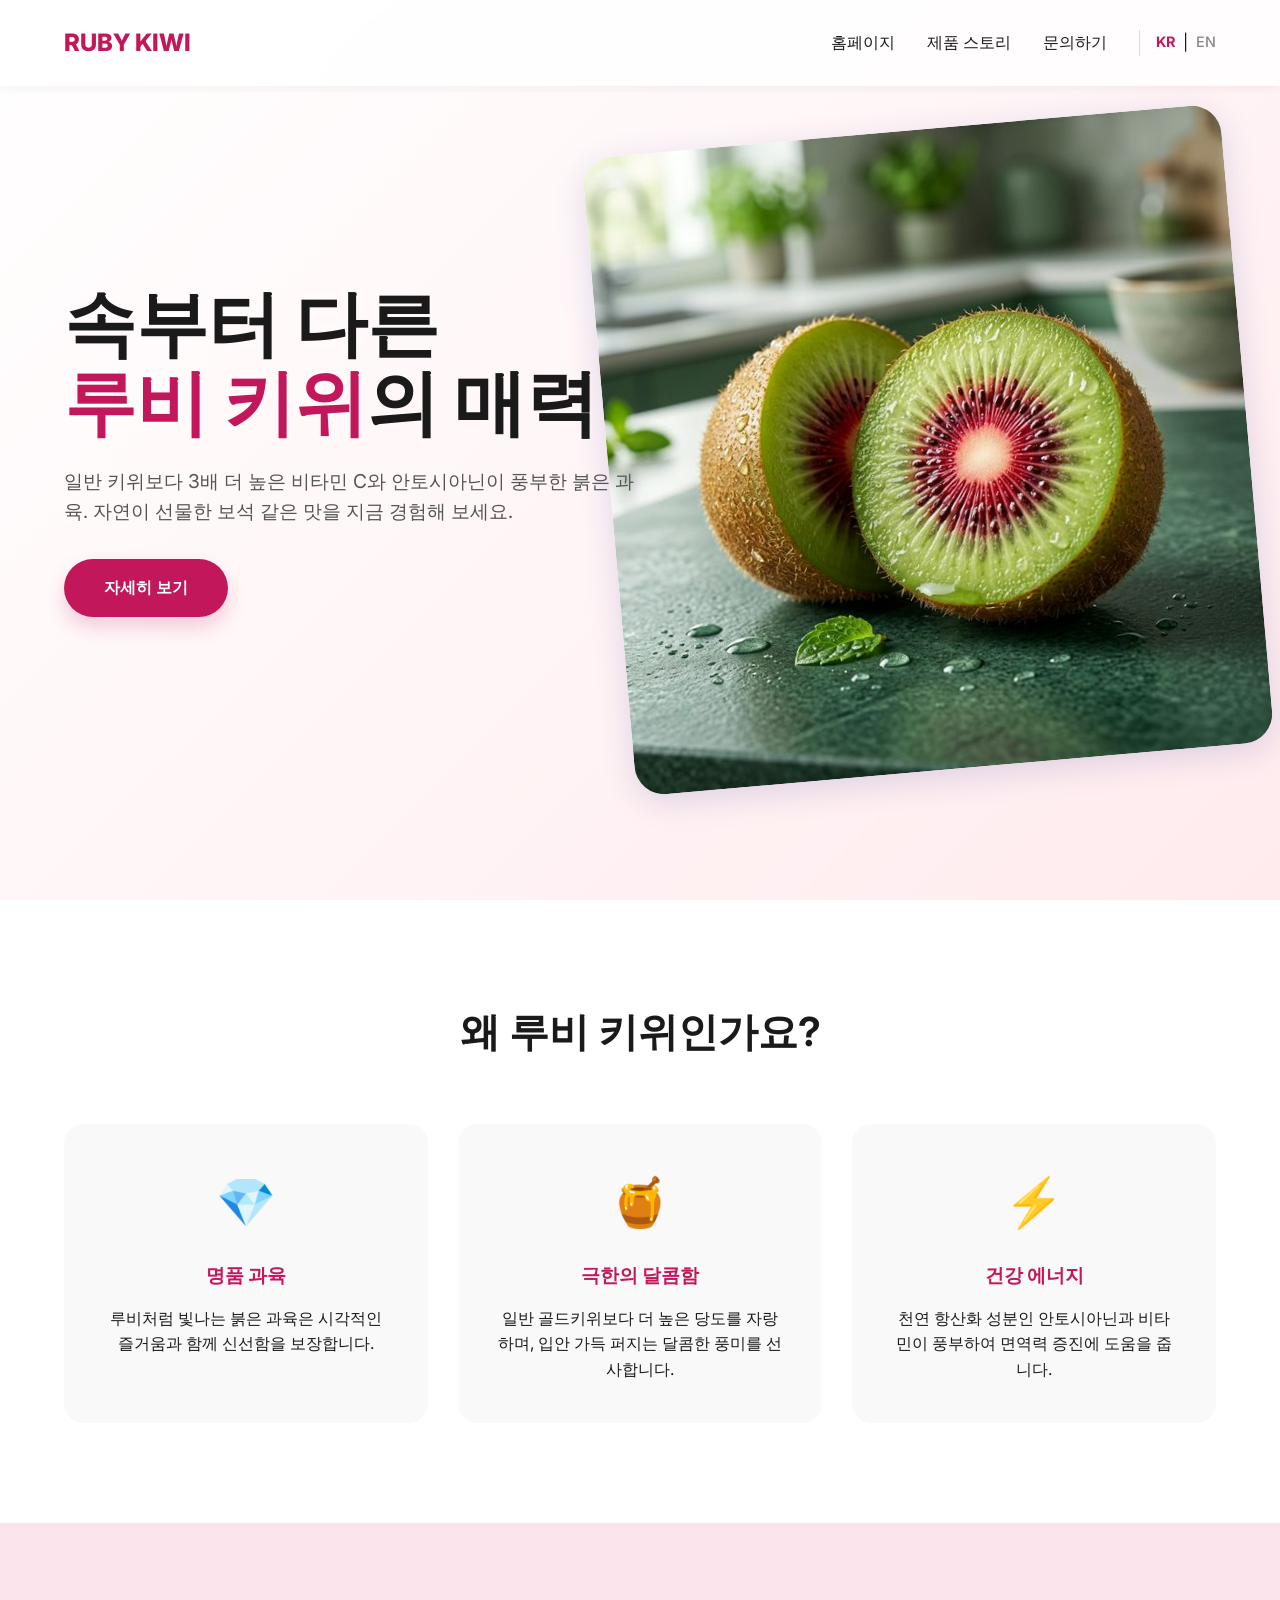
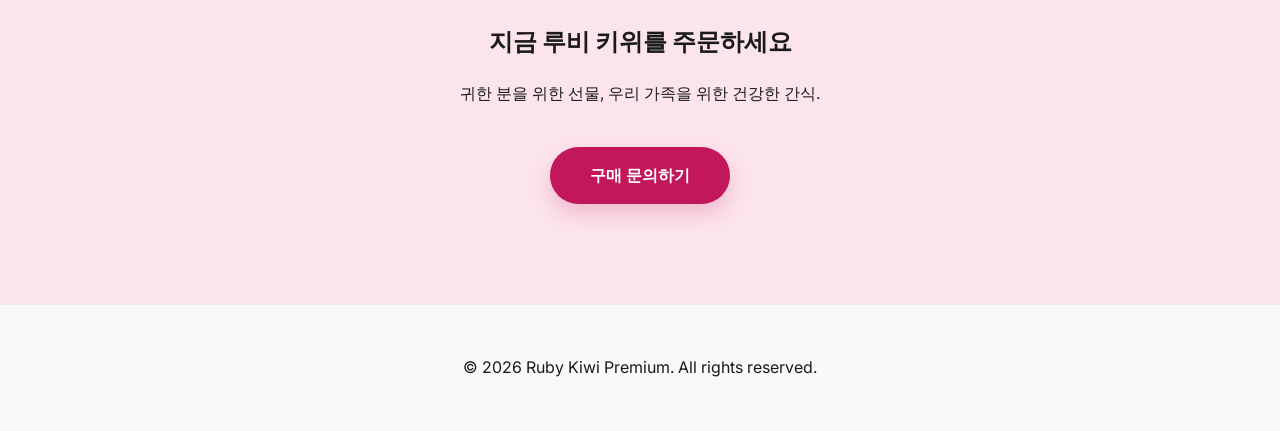
<file: index.html>
<!DOCTYPE html>
<html lang="ko">

<head>
    <meta charset="UTF-8">
    <meta name="viewport" content="width=device-width, initial-scale=1.0">
    <title>Ruby Kiwi - 달콤한 붉은 유혹</title>
    <meta name="description" content="세상에서 가장 달콤하고 특별한 루비 키위를 만나보세요. 붉은 빛의 건강한 에너지를 가득 담았습니다.">
    <link rel="stylesheet" href="style.css">
    <link rel="preconnect" href="https://fonts.googleapis.com">
    <link rel="preconnect" href="https://fonts.gstatic.com" crossorigin>
    <link href="https://fonts.googleapis.com/css2?family=Inter:wght@400;600;800&display=swap" rel="stylesheet">
</head>

<body>
    <nav>
        <a href="#" class="logo">RUBY KIWI</a>
        <ul class="nav-links">
            <li><a href="#home">홈페이지</a></li>
            <li><a href="#product">제품 스토리</a></li>
            <li><a href="#contact">문의하기</a></li>
            <li class="lang-switch">
                <a href="index.html" class="active">KR</a>
                <span>|</span>
                <a href="en.html">EN</a>
            </li>
        </ul>
    </nav>

    <section class="hero" id="home">
        <div class="hero-content">
            <h1>속부터 다른<br><span>루비 키위</span>의 매력</h1>
            <p>일반 키위보다 3배 더 높은 비타민 C와 안토시아닌이 풍부한 붉은 과육. 자연이 선물한 보석 같은 맛을 지금 경험해 보세요.</p>
            <a href="#product" class="btn btn-primary">자세히 보기</a>
        </div>
        <div class="hero-image">
            <img src="assets/ruby_kiwi_hero.png" alt="Ruby Kiwi">
        </div>
    </section>

    <section class="features" id="product">
        <div class="section-title">
            <h2>왜 루비 키위인가요?</h2>
        </div>
        <div class="feature-grid">
            <div class="feature-card">
                <span class="feature-icon">💎</span>
                <h3>명품 과육</h3>
                <p>루비처럼 빛나는 붉은 과육은 시각적인 즐거움과 함께 신선함을 보장합니다.</p>
            </div>
            <div class="feature-card">
                <span class="feature-icon">🍯</span>
                <h3>극한의 달콤함</h3>
                <p>일반 골드키위보다 더 높은 당도를 자랑하며, 입안 가득 퍼지는 달콤한 풍미를 선사합니다.</p>
            </div>
            <div class="feature-card">
                <span class="feature-icon">⚡</span>
                <h3>건강 에너지</h3>
                <p>천연 항산화 성분인 안토시아닌과 비타민이 풍부하여 면역력 증진에 도움을 줍니다.</p>
            </div>
        </div>
    </section>

    <section id="contact" style="padding: 100px 5%; text-align: center; background: var(--primary-light);">
        <h2 style="margin-bottom: 20px;">지금 루비 키위를 주문하세요</h2>
        <p style="margin-bottom: 40px;">귀한 분을 위한 선물, 우리 가족을 위한 건강한 간식.</p>
        <a href="mailto:info@rubykiwi.com" class="btn btn-primary">구매 문의하기</a>
    </section>

    <footer style="padding: 50px 5%; text-align: center; border-top: 1px solid #eee;">
        <p>&copy; 2026 Ruby Kiwi Premium. All rights reserved.</p>
    </footer>
</body>

</html>
</file>
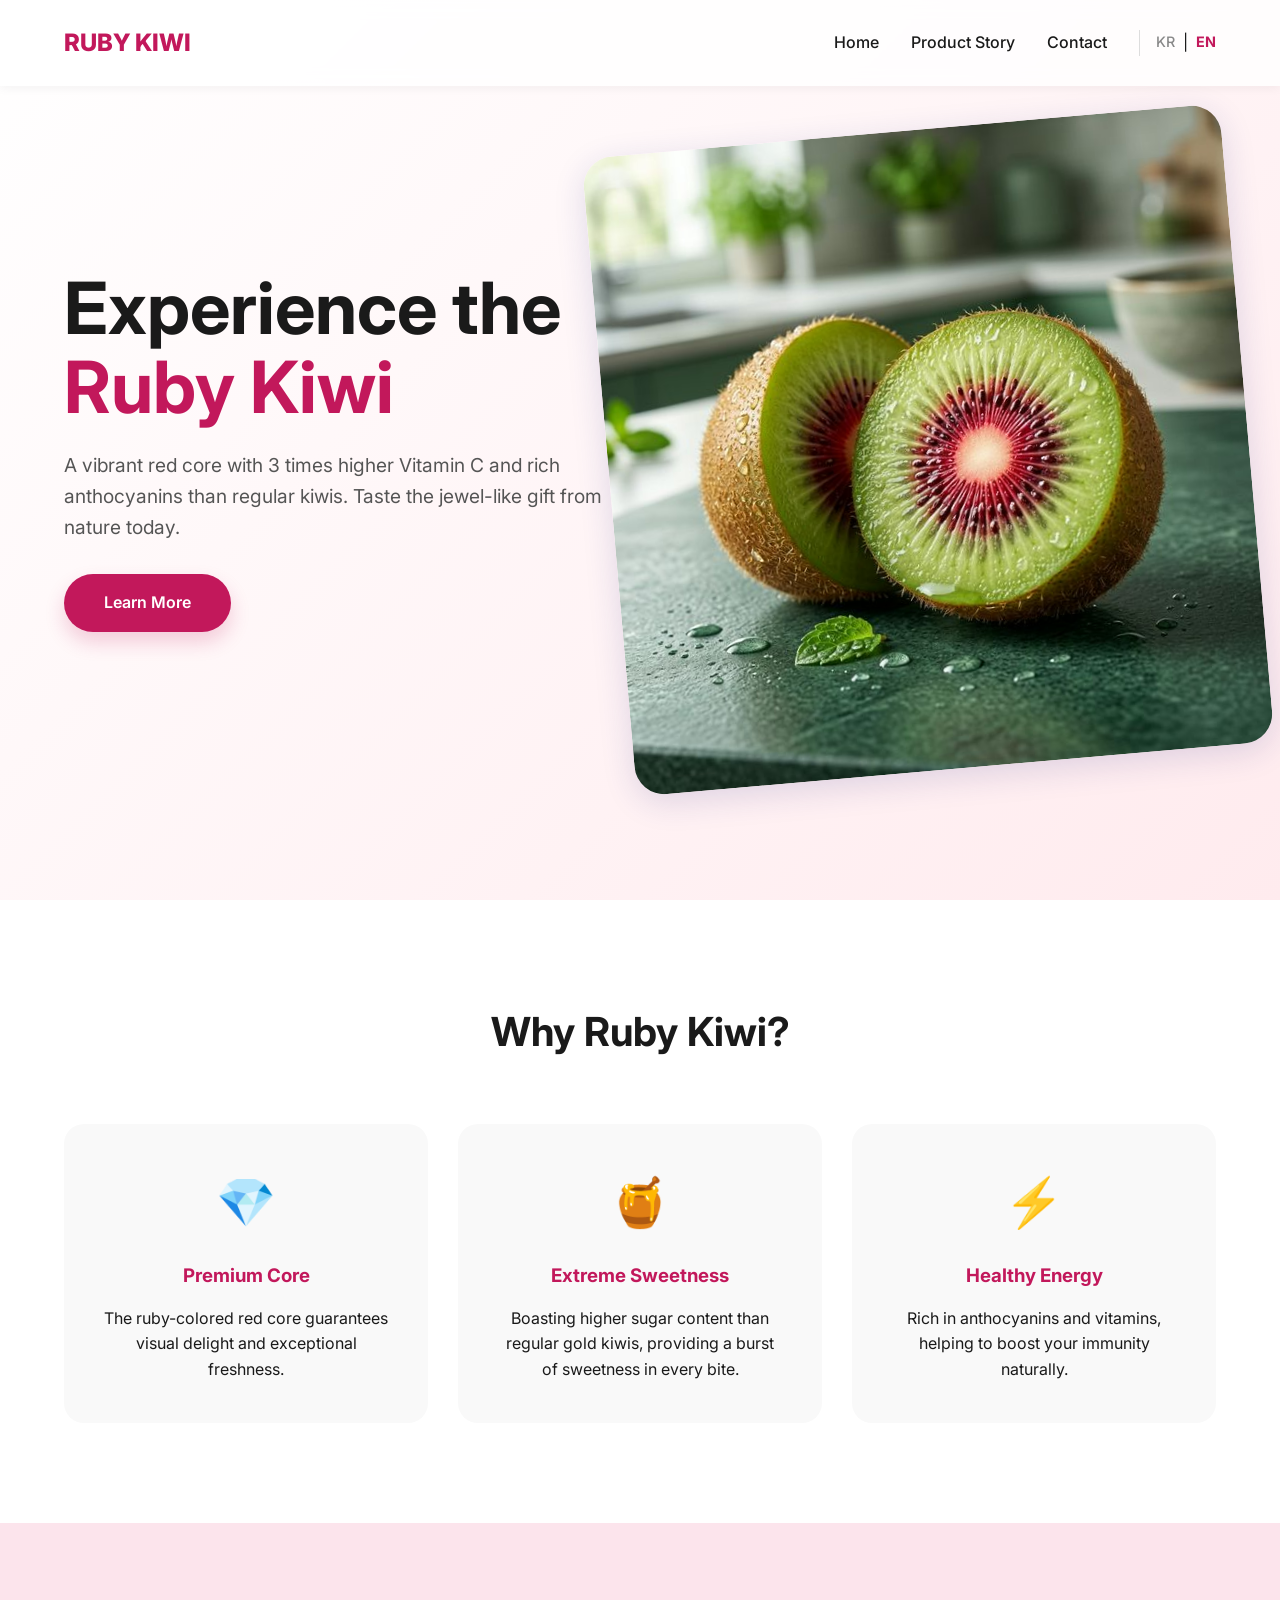
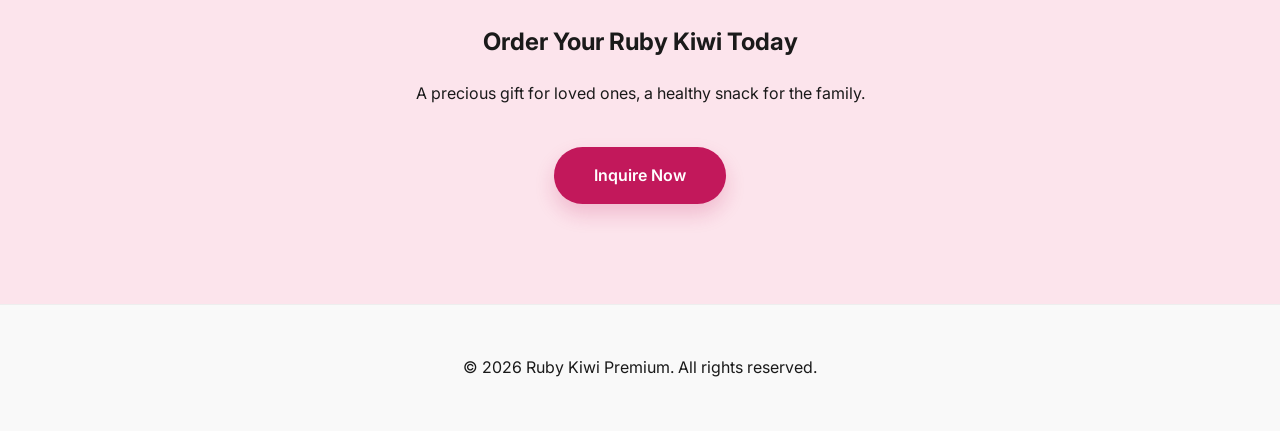
<file: en.html>
<!DOCTYPE html>
<html lang="en">

<head>
    <meta charset="UTF-8">
    <meta name="viewport" content="width=device-width, initial-scale=1.0">
    <title>Ruby Kiwi - Sweet Red Temptation</title>
    <meta name="description"
        content="Discover the world's sweetest and most special Ruby Kiwi. Filled with healthy red energy from nature.">
    <link rel="stylesheet" href="style.css">
    <link rel="preconnect" href="https://fonts.googleapis.com">
    <link rel="preconnect" href="https://fonts.gstatic.com" crossorigin>
    <link href="https://fonts.googleapis.com/css2?family=Inter:wght@400;600;800&display=swap" rel="stylesheet">
</head>

<body>
    <nav>
        <a href="#" class="logo">RUBY KIWI</a>
        <ul class="nav-links">
            <li><a href="#home">Home</a></li>
            <li><a href="#product">Product Story</a></li>
            <li><a href="#contact">Contact</a></li>
            <li class="lang-switch">
                <a href="index.html">KR</a>
                <span>|</span>
                <a href="en.html" class="active">EN</a>
            </li>
        </ul>
    </nav>

    <section class="hero" id="home">
        <div class="hero-content">
            <h1>Experience the<br><span>Ruby Kiwi</span></h1>
            <p>A vibrant red core with 3 times higher Vitamin C and rich anthocyanins than regular kiwis. Taste the
                jewel-like gift from nature today.</p>
            <a href="#product" class="btn btn-primary">Learn More</a>
        </div>
        <div class="hero-image">
            <img src="assets/ruby_kiwi_hero.png" alt="Ruby Kiwi">
        </div>
    </section>

    <section class="features" id="product">
        <div class="section-title">
            <h2>Why Ruby Kiwi?</h2>
        </div>
        <div class="feature-grid">
            <div class="feature-card">
                <span class="feature-icon">💎</span>
                <h3>Premium Core</h3>
                <p>The ruby-colored red core guarantees visual delight and exceptional freshness.</p>
            </div>
            <div class="feature-card">
                <span class="feature-icon">🍯</span>
                <h3>Extreme Sweetness</h3>
                <p>Boasting higher sugar content than regular gold kiwis, providing a burst of sweetness in every bite.
                </p>
            </div>
            <div class="feature-card">
                <span class="feature-icon">⚡</span>
                <h3>Healthy Energy</h3>
                <p>Rich in anthocyanins and vitamins, helping to boost your immunity naturally.</p>
            </div>
        </div>
    </section>

    <section id="contact" style="padding: 100px 5%; text-align: center; background: var(--primary-light);">
        <h2 style="margin-bottom: 20px;">Order Your Ruby Kiwi Today</h2>
        <p style="margin-bottom: 40px;">A precious gift for loved ones, a healthy snack for the family.</p>
        <a href="mailto:info@rubykiwi.com" class="btn btn-primary">Inquire Now</a>
    </section>

    <footer style="padding: 50px 5%; text-align: center; border-top: 1px solid #eee;">
        <p>&copy; 2026 Ruby Kiwi Premium. All rights reserved.</p>
    </footer>
</body>

</html>
</file>
<file: style.css>
:root {
    --primary: #c2185b;
    /* Ruby Red */
    --primary-light: #fce4ec;
    --secondary: #4caf50;
    /* Green Kiwi */
    --accent: #ffd700;
    --text-dark: #1a1a1a;
    --text-light: #ffffff;
    --bg-light: #f9f9f9;
    --glass: rgba(255, 255, 255, 0.8);
    --shadow: 0 8px 32px 0 rgba(31, 38, 135, 0.15);
    --transition: all 0.3s ease;
}

* {
    margin: 0;
    padding: 0;
    box-sizing: border-box;
    font-family: 'Inter', -apple-system, sans-serif;
}

body {
    background-color: var(--bg-light);
    color: var(--text-dark);
    line-height: 1.6;
    overflow-x: hidden;
}

/* Navigation Bar */
nav {
    position: fixed;
    top: 0;
    width: 100%;
    padding: 1.5rem 5%;
    display: flex;
    justify-content: space-between;
    align-items: center;
    background: var(--glass);
    backdrop-filter: blur(8px);
    z-index: 1000;
    box-shadow: 0 2px 10px rgba(0, 0, 0, 0.05);
}

.logo {
    font-size: 1.5rem;
    font-weight: 800;
    color: var(--primary);
    text-decoration: none;
}

.nav-links {
    display: flex;
    gap: 2rem;
    list-style: none;
    align-items: center;
}

.nav-links a {
    text-decoration: none;
    color: var(--text-dark);
    font-weight: 500;
    transition: var(--transition);
}

.nav-links a:hover {
    color: var(--primary);
}

.lang-switch {
    display: flex;
    gap: 0.5rem;
    padding-left: 1rem;
    border-left: 1px solid #ddd;
}

.lang-switch a {
    font-size: 0.9rem;
    color: #888;
}

.lang-switch a.active {
    color: var(--primary);
    font-weight: 700;
}

/* Hero Section */
.hero {
    height: 100vh;
    display: flex;
    align-items: center;
    padding: 0 5%;
    background: linear-gradient(135deg, #fff 0%, #ffebee 100%);
    position: relative;
    overflow: hidden;
}

.hero-content {
    flex: 1;
    z-index: 2;
}

.hero-content h1 {
    font-size: 4.5rem;
    line-height: 1.1;
    margin-bottom: 1.5rem;
    color: var(--text-dark);
}

.hero-content h1 span {
    color: var(--primary);
    position: relative;
}

.hero-content p {
    font-size: 1.2rem;
    margin-bottom: 2rem;
    color: #555;
    max-width: 600px;
}

.btn {
    padding: 1rem 2.5rem;
    border-radius: 50px;
    text-decoration: none;
    font-weight: 600;
    display: inline-block;
    transition: var(--transition);
}

.btn-primary {
    background: var(--primary);
    color: var(--text-light);
    box-shadow: 0 10px 20px rgba(194, 24, 91, 0.2);
}

.btn-primary:hover {
    transform: translateY(-3px);
    box-shadow: 0 15px 30px rgba(194, 24, 91, 0.3);
}

.hero-image {
    flex: 1;
    display: flex;
    justify-content: center;
    position: relative;
}

.hero-image img {
    width: 120%;
    max-width: 800px;
    border-radius: 30px;
    box-shadow: var(--shadow);
    transform: rotate(-5deg);
    transition: var(--transition);
}

.hero-image img:hover {
    transform: rotate(0deg) scale(1.02);
}

/* Features Section */
.features {
    padding: 100px 5%;
    background: white;
}

.section-title {
    text-align: center;
    margin-bottom: 60px;
}

.section-title h2 {
    font-size: 2.5rem;
    color: var(--text-dark);
}

.feature-grid {
    display: grid;
    grid-template-columns: repeat(auto-fit, minmax(300px, 1fr));
    gap: 30px;
}

.feature-card {
    padding: 40px;
    border-radius: 20px;
    background: var(--bg-light);
    transition: var(--transition);
    text-align: center;
}

.feature-card:hover {
    transform: translateY(-10px);
    background: white;
    box-shadow: var(--shadow);
}

.feature-icon {
    font-size: 3rem;
    margin-bottom: 20px;
    display: block;
}

.feature-card h3 {
    margin-bottom: 15px;
    color: var(--primary);
}

/* Responsive */
@media (max-width: 1024px) {
    .hero-content h1 {
        font-size: 3.5rem;
    }

    .hero-image img {
        width: 100%;
    }
}

@media (max-width: 768px) {
    nav {
        padding: 1rem 5%;
    }

    .nav-links {
        display: none;
        /* In a real app, I'd add a hamburger menu */
    }

    .lang-switch-mobile {
        display: flex;
        gap: 1rem;
    }

    .hero {
        flex-direction: column;
        text-align: center;
        padding-top: 100px;
        height: auto;
        padding-bottom: 50px;
    }

    .hero-content {
        margin-bottom: 40px;
    }

    .hero-content h1 {
        font-size: 2.8rem;
    }

    .hero-image img {
        width: 90%;
        transform: rotate(0);
        margin: 0 auto;
    }

    .feature-grid {
        grid-template-columns: 1fr;
    }
}

@media (max-width: 480px) {
    .hero-content h1 {
        font-size: 2.2rem;
    }

    .hero-content p {
        font-size: 1rem;
    }

    .btn {
        width: 100%;
        text-align: center;
    }
}
</file>
